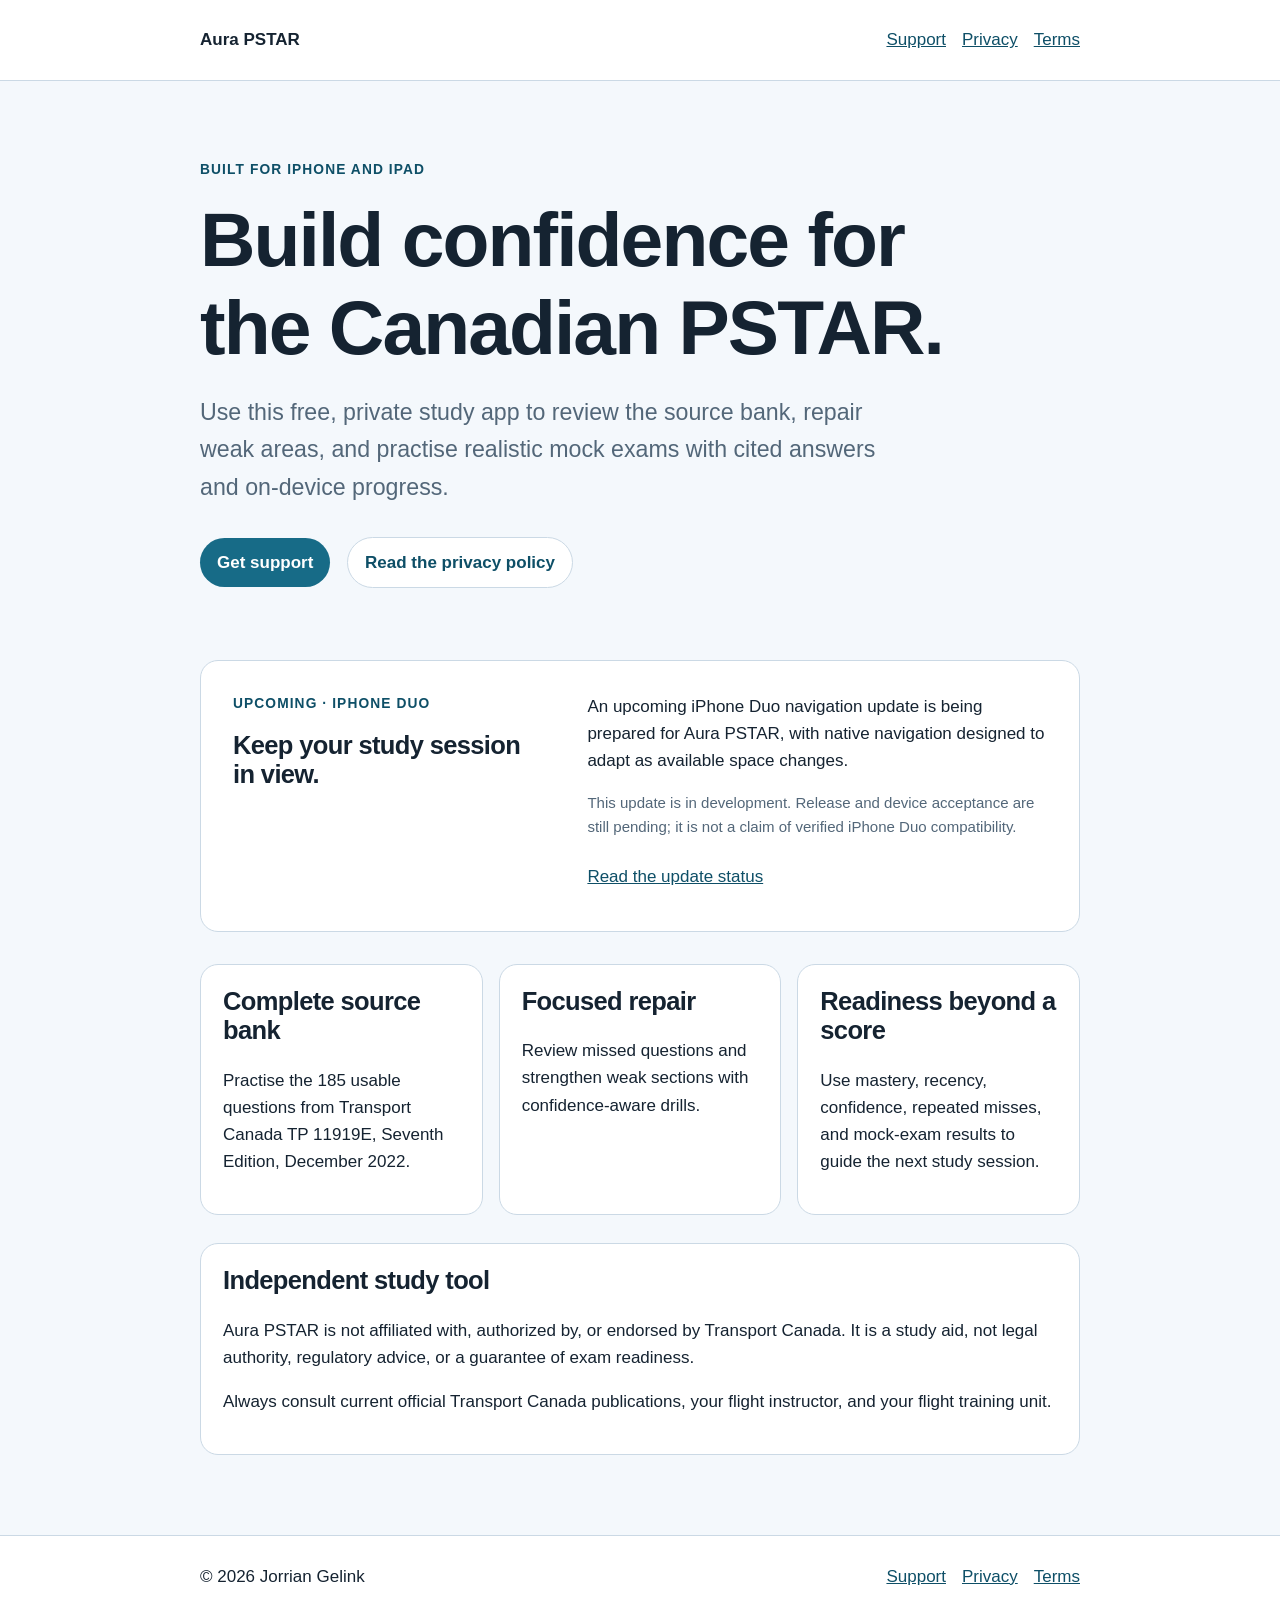
<file: index.html>
<!doctype html>
<html lang="en-CA">
  <head>
    <meta charset="utf-8">
    <meta name="viewport" content="width=device-width, initial-scale=1">
    <title>Aura PSTAR — Canadian PSTAR Study App</title>
    <meta name="description" content="Aura PSTAR is a free, private iPhone and iPad study app for Canadian student pilots preparing for the PSTAR examination.">
    <meta name="robots" content="index, follow">
    <link rel="canonical" href="https://jorrian.github.io/aura-pstar/">
    <meta property="og:type" content="website">
    <meta property="og:site_name" content="Aura PSTAR">
    <meta property="og:locale" content="en_CA">
    <meta property="og:title" content="Aura PSTAR — Canadian PSTAR Study App">
    <meta property="og:description" content="A free, private iPhone and iPad study app for Canadian student pilots preparing for the PSTAR examination.">
    <meta property="og:url" content="https://jorrian.github.io/aura-pstar/">
    <meta name="twitter:card" content="summary">
    <meta name="twitter:title" content="Aura PSTAR — Canadian PSTAR Study App">
    <meta name="twitter:description" content="A free, private iPhone and iPad study app for Canadian student pilots preparing for the PSTAR examination.">
    <meta name="theme-color" content="#176b87">
    <meta name="theme-color" content="#0e1820" media="(prefers-color-scheme: dark)">
    <link rel="stylesheet" href="assets/site.css">
  </head>
  <body>
    <a class="skip-link" href="#main-content">Skip to main content</a>
    <header class="site-header">
      <nav class="nav" aria-label="Primary">
        <a class="brand" href="./" aria-current="page">Aura PSTAR</a>
        <div class="nav-links">
          <a href="support/">Support</a>
          <a href="privacy/">Privacy</a>
          <a href="terms/">Terms</a>
        </div>
      </nav>
    </header>
    <main class="page" id="main-content" tabindex="-1">
      <section class="hero">
        <p class="eyebrow">Built for iPhone and iPad</p>
        <h1>Build confidence for the Canadian PSTAR.</h1>
        <p class="lead">Use this free, private study app to review the source bank, repair weak areas, and practise realistic mock exams with cited answers and on-device progress.</p>
        <a class="button" href="support/">Get support</a>
        <a class="button secondary" href="privacy/">Read the privacy policy</a>
      </section>
      <section class="duo-update" id="iphone-duo" aria-labelledby="duo-title">
        <div>
          <p class="eyebrow">Upcoming · iPhone Duo</p>
          <h2 id="duo-title">Keep your study session in view.</h2>
        </div>
        <div>
          <p>An upcoming iPhone Duo navigation update is being prepared for Aura PSTAR, with native navigation designed to adapt as available space changes.</p>
          <p class="duo-status">This update is in development. Release and device acceptance are still pending; it is not a claim of verified iPhone Duo compatibility.</p>
          <a href="support/#iphone-duo">Read the update status</a>
        </div>
      </section>

      <section class="card-grid" aria-label="Aura PSTAR features">
        <article class="card">
          <h2>Complete source bank</h2>
          <p>Practise the 185 usable questions from Transport Canada TP 11919E, Seventh Edition, December 2022.</p>
        </article>
        <article class="card">
          <h2>Focused repair</h2>
          <p>Review missed questions and strengthen weak sections with confidence-aware drills.</p>
        </article>
        <article class="card">
          <h2>Readiness beyond a score</h2>
          <p>Use mastery, recency, confidence, repeated misses, and mock-exam results to guide the next study session.</p>
        </article>
      </section>
      <section class="notice">
        <h2>Independent study tool</h2>
        <p>Aura PSTAR is not affiliated with, authorized by, or endorsed by Transport Canada. It is a study aid, not legal authority, regulatory advice, or a guarantee of exam readiness.</p>
        <p>Always consult current official Transport Canada publications, your flight instructor, and your flight training unit.</p>
      </section>
    </main>
    <footer class="site-footer">
      <div class="footer-inner">
        <span>© 2026 Jorrian Gelink</span>
        <nav class="footer-links" aria-label="Footer">
          <a href="support/">Support</a>
          <a href="privacy/">Privacy</a>
          <a href="terms/">Terms</a>
        </nav>
      </div>
    </footer>
  </body>
</html>
</file>
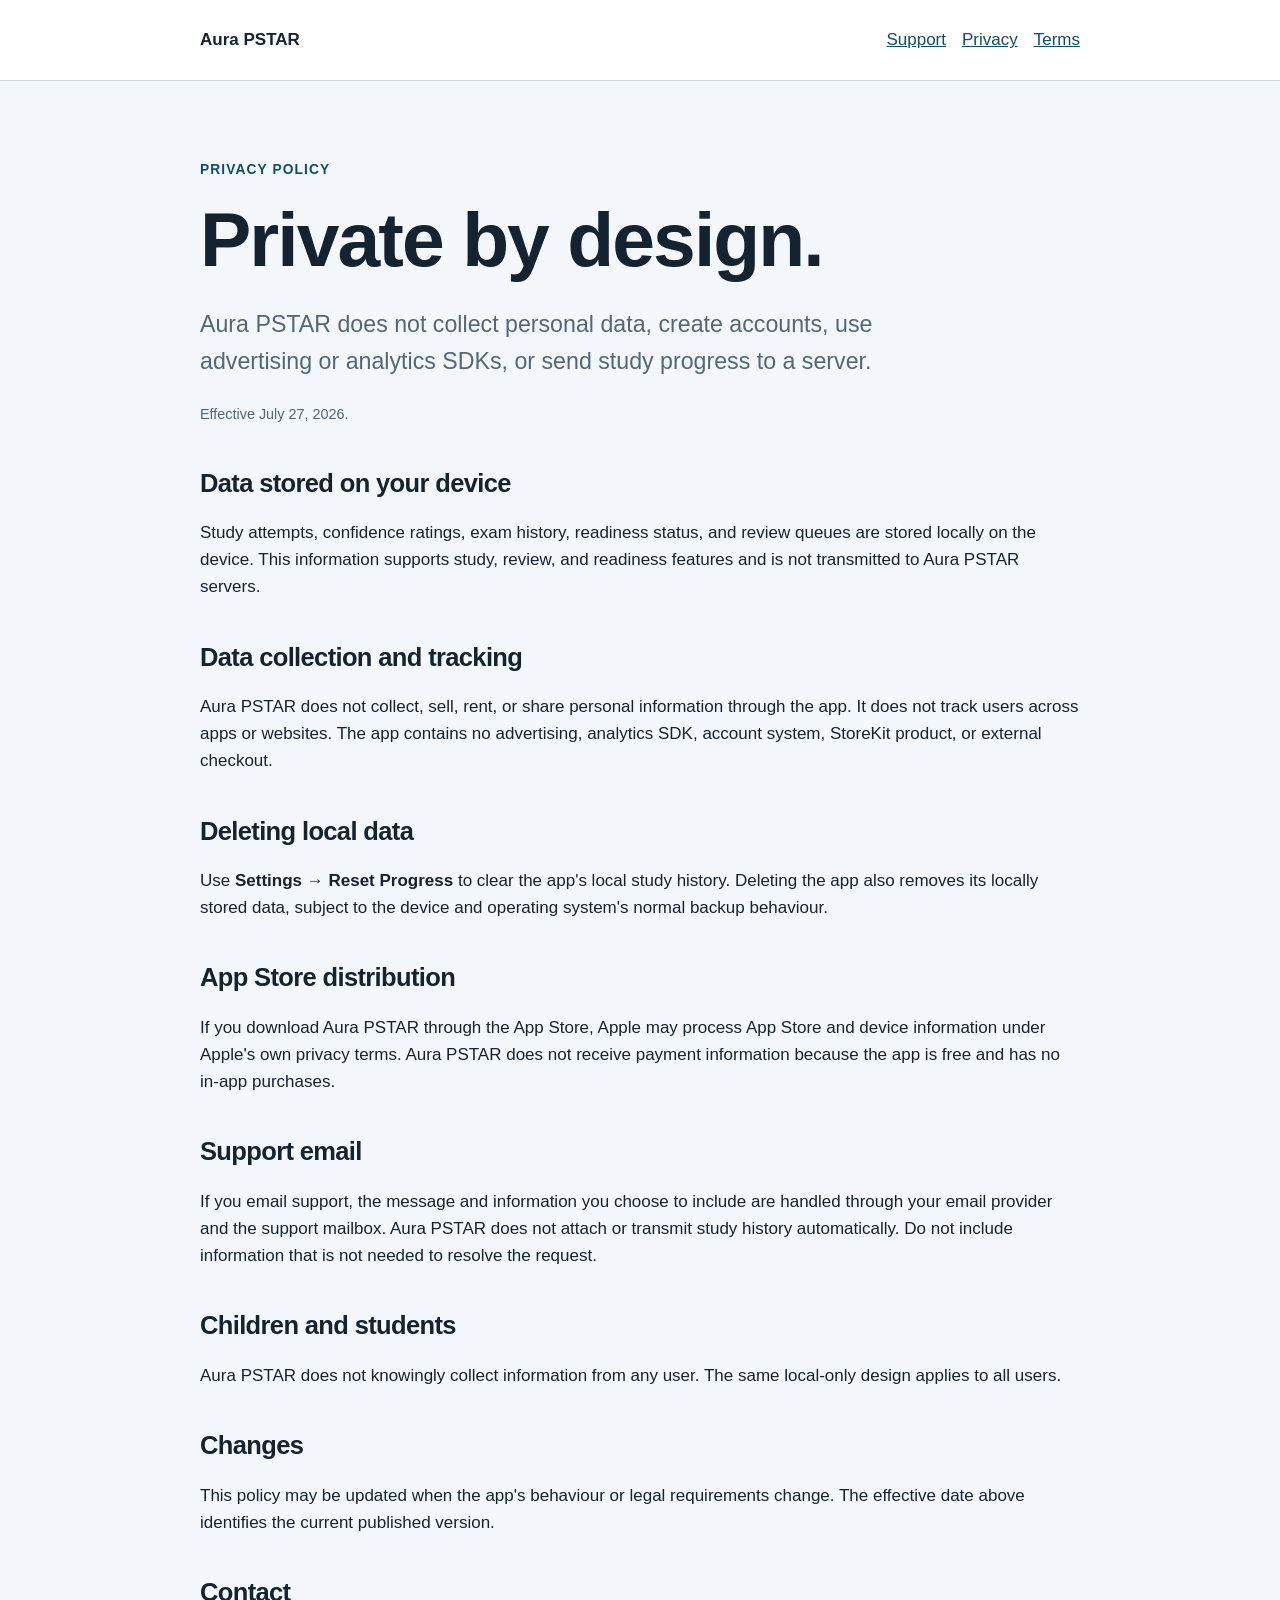
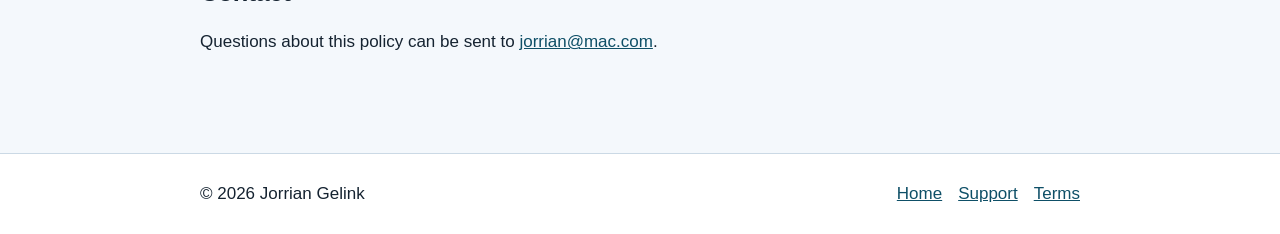
<file: privacy/index.html>
<!doctype html>
<html lang="en-CA">
  <head>
    <meta charset="utf-8">
    <meta name="viewport" content="width=device-width, initial-scale=1">
    <title>Privacy Policy — Aura PSTAR</title>
    <meta name="description" content="Learn how Aura PSTAR keeps study progress on your device and does not collect personal data or track you.">
    <meta name="robots" content="index, follow">
    <link rel="canonical" href="https://jorrian.github.io/aura-pstar/privacy/">
    <meta property="og:type" content="website">
    <meta property="og:site_name" content="Aura PSTAR">
    <meta property="og:locale" content="en_CA">
    <meta property="og:title" content="Privacy Policy — Aura PSTAR">
    <meta property="og:description" content="Aura PSTAR keeps study progress on your device and does not collect personal data or track you.">
    <meta property="og:url" content="https://jorrian.github.io/aura-pstar/privacy/">
    <meta name="twitter:card" content="summary">
    <meta name="twitter:title" content="Privacy Policy — Aura PSTAR">
    <meta name="twitter:description" content="Aura PSTAR keeps study progress on your device and does not collect personal data or track you.">
    <meta name="theme-color" content="#176b87">
    <meta name="theme-color" content="#0e1820" media="(prefers-color-scheme: dark)">
    <link rel="stylesheet" href="../assets/site.css">
  </head>
  <body>
    <a class="skip-link" href="#main-content">Skip to main content</a>
    <header class="site-header">
      <nav class="nav" aria-label="Primary">
        <a class="brand" href="../">Aura PSTAR</a>
        <div class="nav-links">
          <a href="../support/">Support</a>
          <a href="./" aria-current="page">Privacy</a>
          <a href="../terms/">Terms</a>
        </div>
      </nav>
    </header>
    <main class="page" id="main-content" tabindex="-1">
      <p class="eyebrow">Privacy Policy</p>
      <h1>Private by design.</h1>
      <p class="lead">Aura PSTAR does not collect personal data, create accounts, use advertising or analytics SDKs, or send study progress to a server.</p>
      <p class="updated">Effective July 27, 2026.</p>

      <h2>Data stored on your device</h2>
      <p>Study attempts, confidence ratings, exam history, readiness status, and review queues are stored locally on the device. This information supports study, review, and readiness features and is not transmitted to Aura PSTAR servers.</p>

      <h2>Data collection and tracking</h2>
      <p>Aura PSTAR does not collect, sell, rent, or share personal information through the app. It does not track users across apps or websites. The app contains no advertising, analytics SDK, account system, StoreKit product, or external checkout.</p>

      <h2>Deleting local data</h2>
      <p>Use <strong>Settings → Reset Progress</strong> to clear the app's local study history. Deleting the app also removes its locally stored data, subject to the device and operating system's normal backup behaviour.</p>

      <h2>App Store distribution</h2>
      <p>If you download Aura PSTAR through the App Store, Apple may process App Store and device information under Apple's own privacy terms. Aura PSTAR does not receive payment information because the app is free and has no in-app purchases.</p>

      <h2>Support email</h2>
      <p>If you email support, the message and information you choose to include are handled through your email provider and the support mailbox. Aura PSTAR does not attach or transmit study history automatically. Do not include information that is not needed to resolve the request.</p>

      <h2>Children and students</h2>
      <p>Aura PSTAR does not knowingly collect information from any user. The same local-only design applies to all users.</p>

      <h2>Changes</h2>
      <p>This policy may be updated when the app's behaviour or legal requirements change. The effective date above identifies the current published version.</p>

      <h2>Contact</h2>
      <p>Questions about this policy can be sent to <a href="mailto:jorrian@mac.com">jorrian@mac.com</a>.</p>
    </main>
    <footer class="site-footer">
      <div class="footer-inner">
        <span>© 2026 Jorrian Gelink</span>
        <nav class="footer-links" aria-label="Footer">
          <a href="../">Home</a>
          <a href="../support/">Support</a>
          <a href="../terms/">Terms</a>
        </nav>
      </div>
    </footer>
  </body>
</html>
</file>
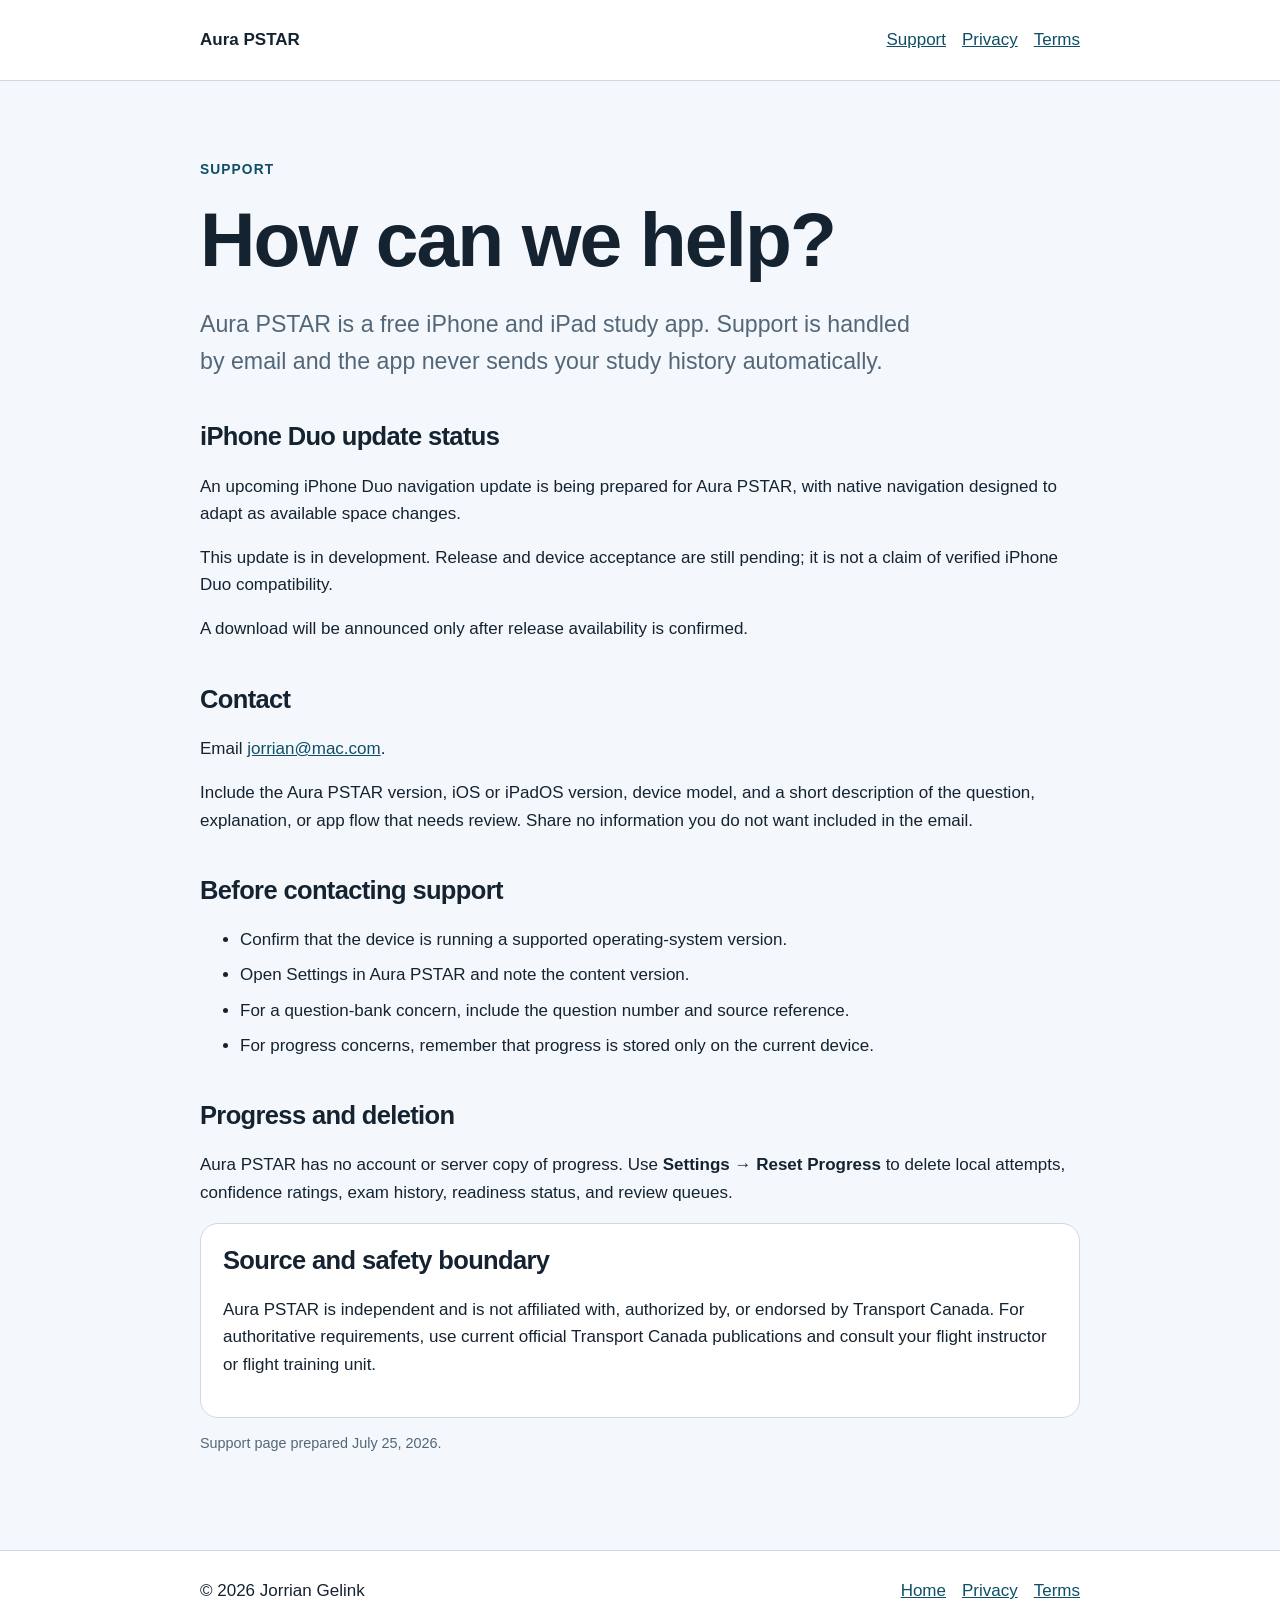
<file: support/index.html>
<!doctype html>
<html lang="en-CA">
  <head>
    <meta charset="utf-8">
    <meta name="viewport" content="width=device-width, initial-scale=1">
    <title>Support — Aura PSTAR</title>
    <meta name="description" content="Support information for Aura PSTAR on iPhone and iPad.">
    <meta name="robots" content="index, follow">
    <link rel="canonical" href="https://jorrian.github.io/aura-pstar/support/">
    <meta property="og:type" content="website">
    <meta property="og:site_name" content="Aura PSTAR">
    <meta property="og:locale" content="en_CA">
    <meta property="og:title" content="Support — Aura PSTAR">
    <meta property="og:description" content="Support information for the free, private Aura PSTAR study app on iPhone and iPad.">
    <meta property="og:url" content="https://jorrian.github.io/aura-pstar/support/">
    <meta name="twitter:card" content="summary">
    <meta name="twitter:title" content="Support — Aura PSTAR">
    <meta name="twitter:description" content="Support information for the free, private Aura PSTAR study app on iPhone and iPad.">
    <meta name="theme-color" content="#176b87">
    <meta name="theme-color" content="#0e1820" media="(prefers-color-scheme: dark)">
    <link rel="stylesheet" href="../assets/site.css">
  </head>
  <body>
    <a class="skip-link" href="#main-content">Skip to main content</a>
    <header class="site-header">
      <nav class="nav" aria-label="Primary">
        <a class="brand" href="../">Aura PSTAR</a>
        <div class="nav-links">
          <a href="./" aria-current="page">Support</a>
          <a href="../privacy/">Privacy</a>
          <a href="../terms/">Terms</a>
        </div>
      </nav>
    </header>
    <main class="page" id="main-content" tabindex="-1">
      <p class="eyebrow">Support</p>
      <h1>How can we help?</h1>
      <p class="lead">Aura PSTAR is a free iPhone and iPad study app. Support is handled by email and the app never sends your study history automatically.</p>

      <section id="iphone-duo" aria-labelledby="duo-status-title">
        <h2 id="duo-status-title">iPhone Duo update status</h2>
        <p>An upcoming iPhone Duo navigation update is being prepared for Aura PSTAR, with native navigation designed to adapt as available space changes.</p>
        <p>This update is in development. Release and device acceptance are still pending; it is not a claim of verified iPhone Duo compatibility.</p>
        <p>A download will be announced only after release availability is confirmed.</p>
      </section>

      <h2>Contact</h2>
      <p>Email <a href="mailto:jorrian@mac.com">jorrian@mac.com</a>.</p>
      <p>Include the Aura PSTAR version, iOS or iPadOS version, device model, and a short description of the question, explanation, or app flow that needs review. Share no information you do not want included in the email.</p>

      <h2>Before contacting support</h2>
      <ul>
        <li>Confirm that the device is running a supported operating-system version.</li>
        <li>Open Settings in Aura PSTAR and note the content version.</li>
        <li>For a question-bank concern, include the question number and source reference.</li>
        <li>For progress concerns, remember that progress is stored only on the current device.</li>
      </ul>

      <h2>Progress and deletion</h2>
      <p>Aura PSTAR has no account or server copy of progress. Use <strong>Settings → Reset Progress</strong> to delete local attempts, confidence ratings, exam history, readiness status, and review queues.</p>

      <div class="notice">
        <h2>Source and safety boundary</h2>
        <p>Aura PSTAR is independent and is not affiliated with, authorized by, or endorsed by Transport Canada. For authoritative requirements, use current official Transport Canada publications and consult your flight instructor or flight training unit.</p>
      </div>
      <p class="updated">Support page prepared July 25, 2026.</p>
    </main>
    <footer class="site-footer">
      <div class="footer-inner">
        <span>© 2026 Jorrian Gelink</span>
        <nav class="footer-links" aria-label="Footer">
          <a href="../">Home</a>
          <a href="../privacy/">Privacy</a>
          <a href="../terms/">Terms</a>
        </nav>
      </div>
    </footer>
  </body>
</html>
</file>
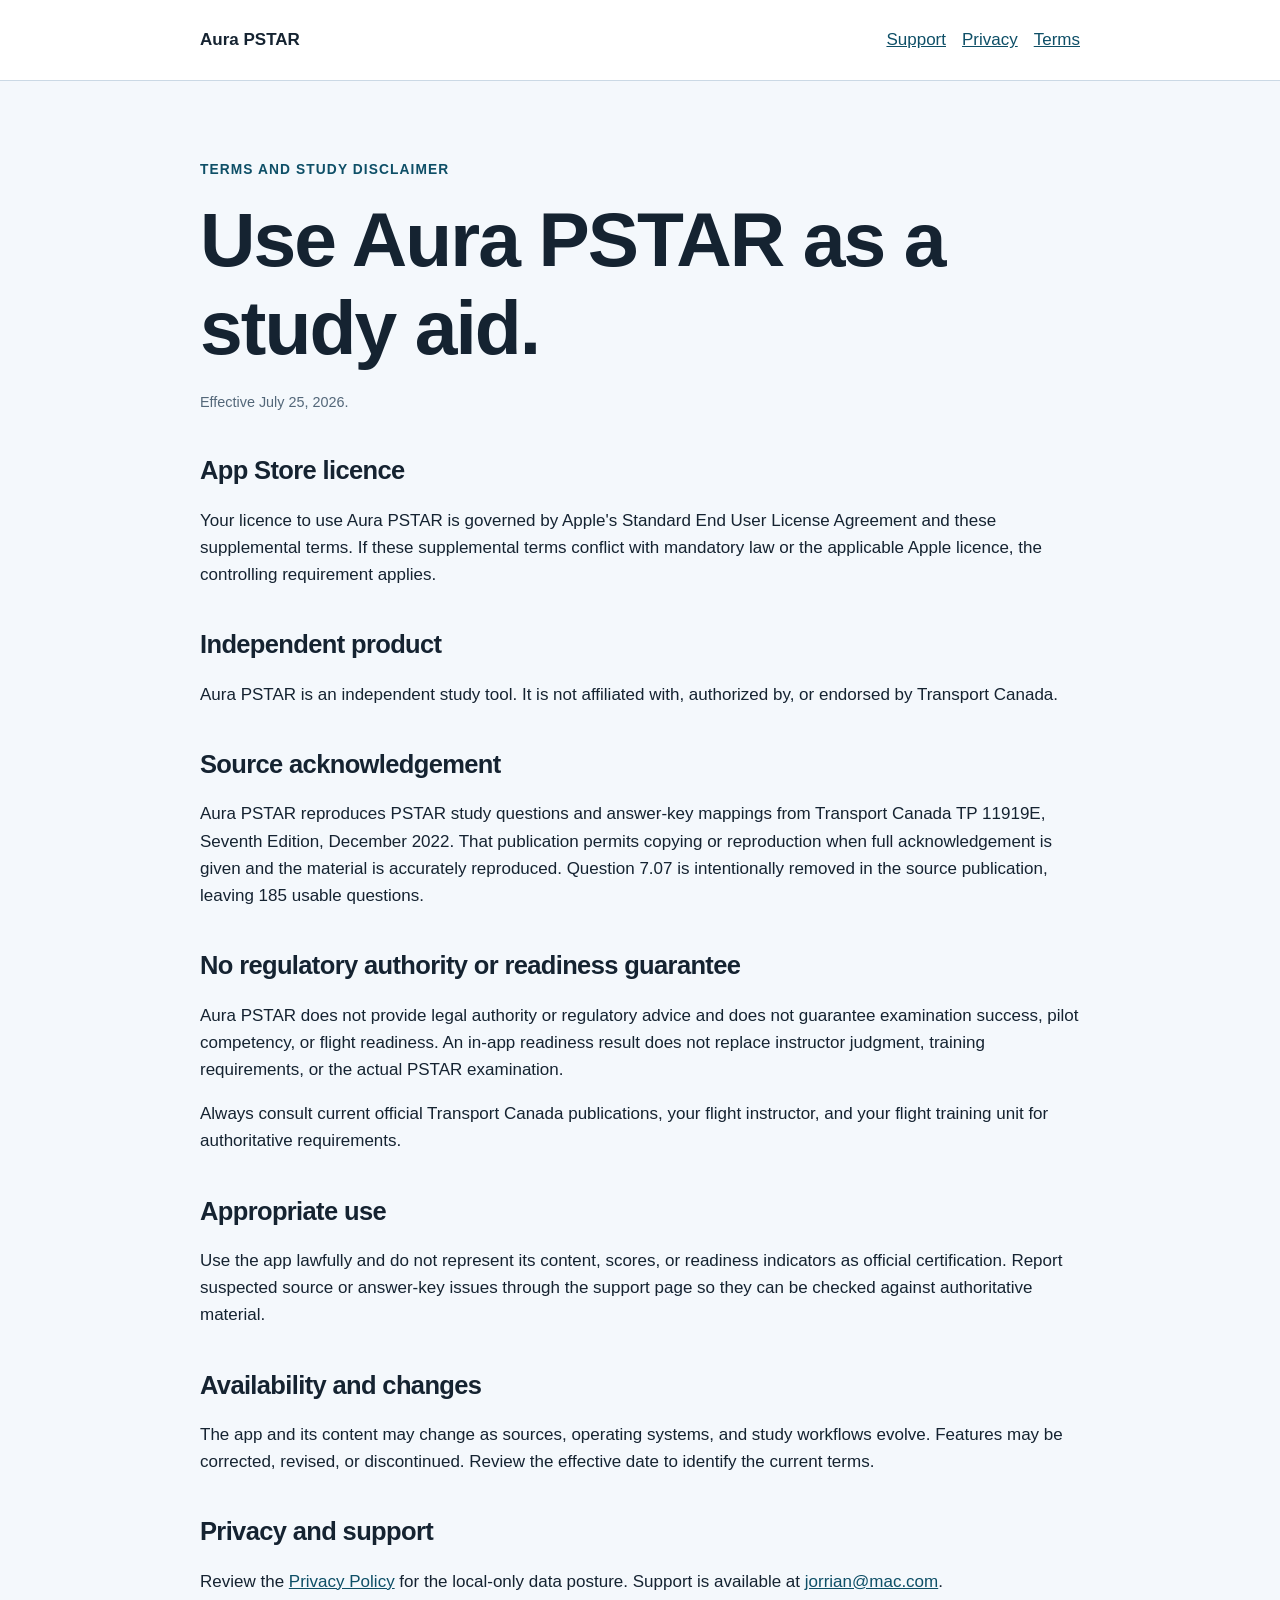
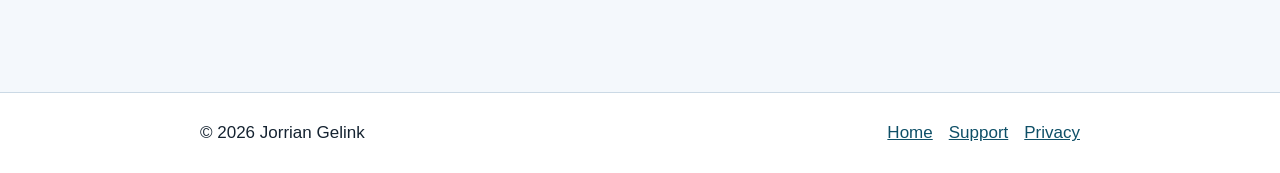
<file: terms/index.html>
<!doctype html>
<html lang="en-CA">
  <head>
    <meta charset="utf-8">
    <meta name="viewport" content="width=device-width, initial-scale=1">
    <title>Terms and Study Disclaimer — Aura PSTAR</title>
    <meta name="description" content="Supplemental terms, source acknowledgement, and study disclaimer for Aura PSTAR.">
    <meta name="robots" content="index, follow">
    <link rel="canonical" href="https://jorrian.github.io/aura-pstar/terms/">
    <meta property="og:type" content="website">
    <meta property="og:site_name" content="Aura PSTAR">
    <meta property="og:locale" content="en_CA">
    <meta property="og:title" content="Terms and Study Disclaimer — Aura PSTAR">
    <meta property="og:description" content="Supplemental terms, source acknowledgement, and study disclaimer for the independent Aura PSTAR study app.">
    <meta property="og:url" content="https://jorrian.github.io/aura-pstar/terms/">
    <meta name="twitter:card" content="summary">
    <meta name="twitter:title" content="Terms and Study Disclaimer — Aura PSTAR">
    <meta name="twitter:description" content="Supplemental terms, source acknowledgement, and study disclaimer for the independent Aura PSTAR study app.">
    <meta name="theme-color" content="#176b87">
    <meta name="theme-color" content="#0e1820" media="(prefers-color-scheme: dark)">
    <link rel="stylesheet" href="../assets/site.css">
  </head>
  <body>
    <a class="skip-link" href="#main-content">Skip to main content</a>
    <header class="site-header">
      <nav class="nav" aria-label="Primary">
        <a class="brand" href="../">Aura PSTAR</a>
        <div class="nav-links">
          <a href="../support/">Support</a>
          <a href="../privacy/">Privacy</a>
          <a href="./" aria-current="page">Terms</a>
        </div>
      </nav>
    </header>
    <main class="page" id="main-content" tabindex="-1">
      <p class="eyebrow">Terms and Study Disclaimer</p>
      <h1>Use Aura PSTAR as a study aid.</h1>
      <p class="updated">Effective July 25, 2026.</p>

      <h2>App Store licence</h2>
      <p>Your licence to use Aura PSTAR is governed by Apple's Standard End User License Agreement and these supplemental terms. If these supplemental terms conflict with mandatory law or the applicable Apple licence, the controlling requirement applies.</p>

      <h2>Independent product</h2>
      <p>Aura PSTAR is an independent study tool. It is not affiliated with, authorized by, or endorsed by Transport Canada.</p>

      <h2>Source acknowledgement</h2>
      <p>Aura PSTAR reproduces PSTAR study questions and answer-key mappings from Transport Canada TP 11919E, Seventh Edition, December 2022. That publication permits copying or reproduction when full acknowledgement is given and the material is accurately reproduced. Question 7.07 is intentionally removed in the source publication, leaving 185 usable questions.</p>

      <h2>No regulatory authority or readiness guarantee</h2>
      <p>Aura PSTAR does not provide legal authority or regulatory advice and does not guarantee examination success, pilot competency, or flight readiness. An in-app readiness result does not replace instructor judgment, training requirements, or the actual PSTAR examination.</p>
      <p>Always consult current official Transport Canada publications, your flight instructor, and your flight training unit for authoritative requirements.</p>

      <h2>Appropriate use</h2>
      <p>Use the app lawfully and do not represent its content, scores, or readiness indicators as official certification. Report suspected source or answer-key issues through the support page so they can be checked against authoritative material.</p>

      <h2>Availability and changes</h2>
      <p>The app and its content may change as sources, operating systems, and study workflows evolve. Features may be corrected, revised, or discontinued. Review the effective date to identify the current terms.</p>

      <h2>Privacy and support</h2>
      <p>Review the <a href="../privacy/">Privacy Policy</a> for the local-only data posture. Support is available at <a href="mailto:jorrian@mac.com">jorrian@mac.com</a>.</p>
    </main>
    <footer class="site-footer">
      <div class="footer-inner">
        <span>© 2026 Jorrian Gelink</span>
        <nav class="footer-links" aria-label="Footer">
          <a href="../">Home</a>
          <a href="../support/">Support</a>
          <a href="../privacy/">Privacy</a>
        </nav>
      </div>
    </footer>
  </body>
</html>
</file>
<file: assets/site.css>
:root {
  color-scheme: light dark;
  --background: #f4f8fc;
  --surface: #ffffff;
  --text: #152331;
  --muted: #536779;
  --accent: #176b87;
  --accent-strong: #0e4f67;
  --border: #cbd9e5;
  --focus: #ffbf47;
}

* {
  box-sizing: border-box;
}

body {
  margin: 0;
  background: var(--background);
  color: var(--text);
  font: 17px/1.6 -apple-system, BlinkMacSystemFont, "Segoe UI", sans-serif;
}

a {
  color: var(--accent-strong);
}

a:focus-visible {
  outline: 3px solid var(--focus);
  outline-offset: 3px;
}

.skip-link {
  position: fixed;
  top: 0;
  left: 16px;
  z-index: 10;
  padding: 10px 14px;
  transform: translateY(-150%);
  border-radius: 0 0 10px 10px;
  background: var(--surface);
  color: var(--text);
  font-weight: 700;
}

.skip-link:focus {
  transform: translateY(0);
}

.site-header,
.site-footer {
  background: var(--surface);
  border-color: var(--border);
  border-style: solid;
  border-width: 0 0 1px;
}

.site-footer {
  border-width: 1px 0 0;
}

.nav,
.footer-inner,
.page {
  width: min(100% - 32px, 880px);
  margin: 0 auto;
}

.nav,
.footer-inner {
  display: flex;
  align-items: center;
  justify-content: space-between;
  gap: 24px;
  padding: 18px 0;
}

.brand {
  display: inline-flex;
  align-items: center;
  min-height: 44px;
  color: var(--text);
  font-weight: 750;
  text-decoration: none;
}

.nav-links,
.footer-links {
  display: flex;
  flex-wrap: wrap;
  gap: 16px;
}

.nav-links a,
.footer-links a {
  display: inline-flex;
  align-items: center;
  min-height: 44px;
}

.page {
  padding: 64px 0 80px;
}

.hero {
  padding-bottom: 32px;
}

h1,
h2 {
  line-height: 1.15;
  letter-spacing: -0.025em;
}

h1 {
  max-width: 760px;
  margin: 0 0 20px;
  font-size: clamp(2.4rem, 7vw, 4.8rem);
}

h2 {
  margin-top: 42px;
}

.lead {
  max-width: 720px;
  color: var(--muted);
  font-size: clamp(1.15rem, 3vw, 1.45rem);
}

.card-grid {
  display: grid;
  grid-template-columns: repeat(auto-fit, minmax(220px, 1fr));
  gap: 16px;
  margin: 28px 0;
}

.card,
.notice {
  padding: 22px;
  background: var(--surface);
  border: 1px solid var(--border);
  border-radius: 18px;
}

.card h2,
.card h3,
.notice h2 {
  margin-top: 0;
}

.button {
  display: inline-flex;
  align-items: center;
  min-height: 44px;
  margin: 8px 12px 8px 0;
  padding: 11px 17px;
  border-radius: 999px;
  background: var(--accent);
  color: #ffffff;
  font-weight: 700;
  text-decoration: none;
}

.button.secondary {
  background: var(--surface);
  color: var(--accent-strong);
  border: 1px solid var(--border);
}

.eyebrow {
  color: var(--accent-strong);
  font-size: 0.86rem;
  font-weight: 800;
  letter-spacing: 0.08em;
  text-transform: uppercase;
}

.updated,
.fine-print {
  color: var(--muted);
  font-size: 0.9rem;
}

li + li {
  margin-top: 8px;
}

@media (prefers-color-scheme: dark) {
  :root {
    --background: #0e1820;
    --surface: #15232d;
    --text: #edf7fc;
    --muted: #b7c9d5;
    --accent: #3a91ad;
    --accent-strong: #8ed3e8;
    --border: #38505f;
  }
}

@media (max-width: 620px) {
  .nav,
  .footer-inner {
    align-items: flex-start;
    flex-direction: column;
    gap: 8px;
  }

  .page {
    padding-top: 42px;
  }
}

/* Upcoming release status follows the available web viewport. */
.duo-update {
  display: grid;
  grid-template-columns: minmax(0, 1fr) minmax(0, 1.5fr);
  gap: clamp(20px, 4vw, 48px);
  margin-block: 32px;
  padding: clamp(20px, 4vw, 32px);
  border: 1px solid var(--border, var(--line));
  border-radius: 18px;
  background: var(--surface);
  overflow-wrap: anywhere;
}
.duo-update h2 { margin: 0; }
.duo-update p { margin: 0 0 16px; }
.duo-update .duo-status { color: var(--muted); font-size: 0.94rem; }
.duo-update a { display: inline-flex; align-items: center; min-height: 44px; }
@media (max-width: 720px) {
  .duo-update { grid-template-columns: minmax(0, 1fr); }
}
</file>
